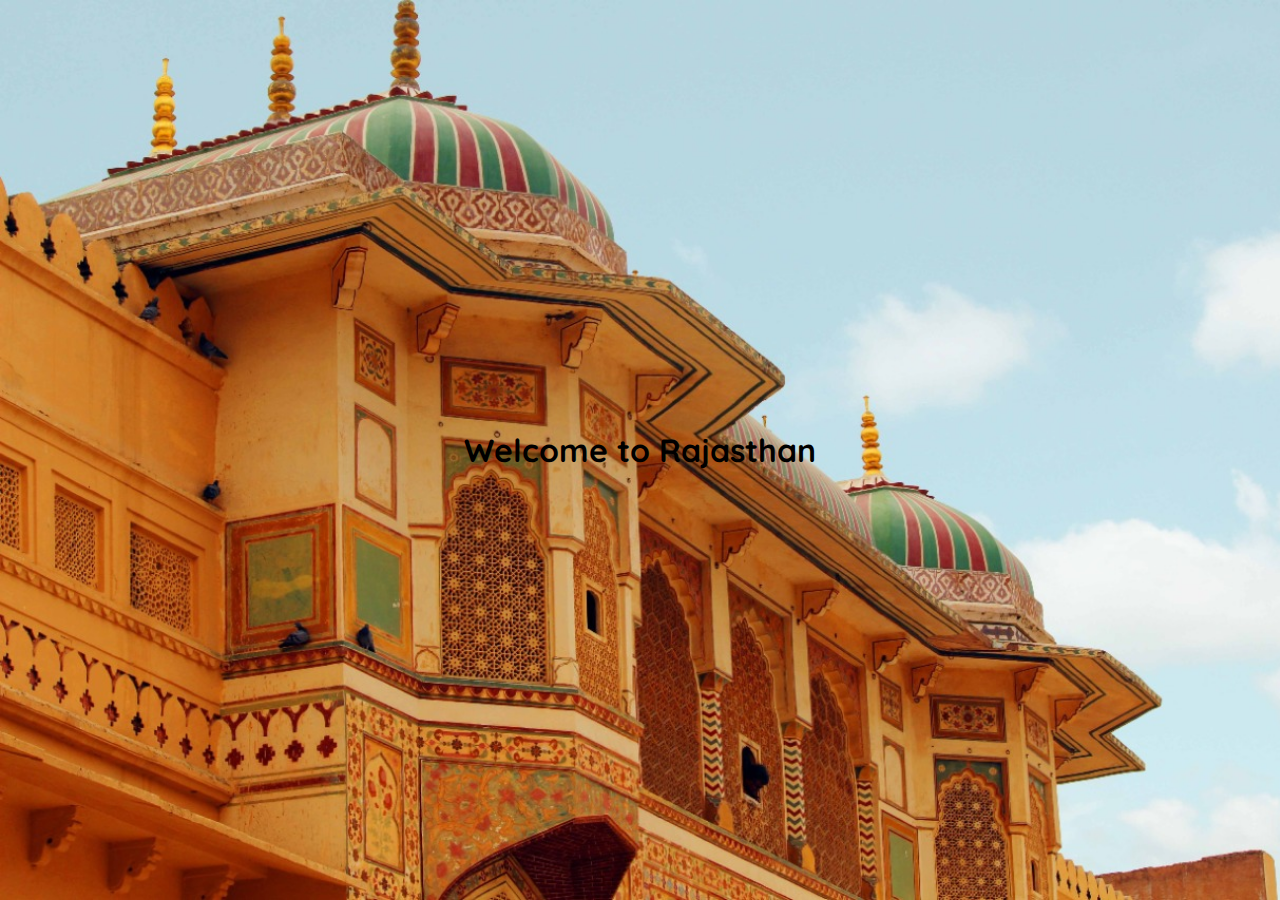
<file: index.html>
<!DOCTYPE html>
<html lang="en">
  <head>
    <meta charset="UTF-8" />
    <meta http-equiv="X-UA-Compatible" content="IE=edge" />
    <meta name="viewport" content="width=device-width, initial-scale=1.0" />
    <link rel="stylesheet" href="style.css" />
    <link rel="preconnect" href="https://fonts.googleapis.com" />
    <link rel="preconnect" href="https://fonts.gstatic.com" crossorigin />
    <link
      href="https://fonts.googleapis.com/css2?family=Quicksand:wght@300;400;500;600;700&display=swap"
      rel="stylesheet"
    />
    <title>Troubleshoot Page</title>
  </head>
  <body class="body">
    <div class="container">
      <h1 onclick="mo()" class="text">Welcome to Rajasthan</h1>
    </div>
  </body>
  <script>
    function mo() {
      location.href = "index.html";
    }
    setTimeout(mo, 5000);
  </script>
</html>
</file>
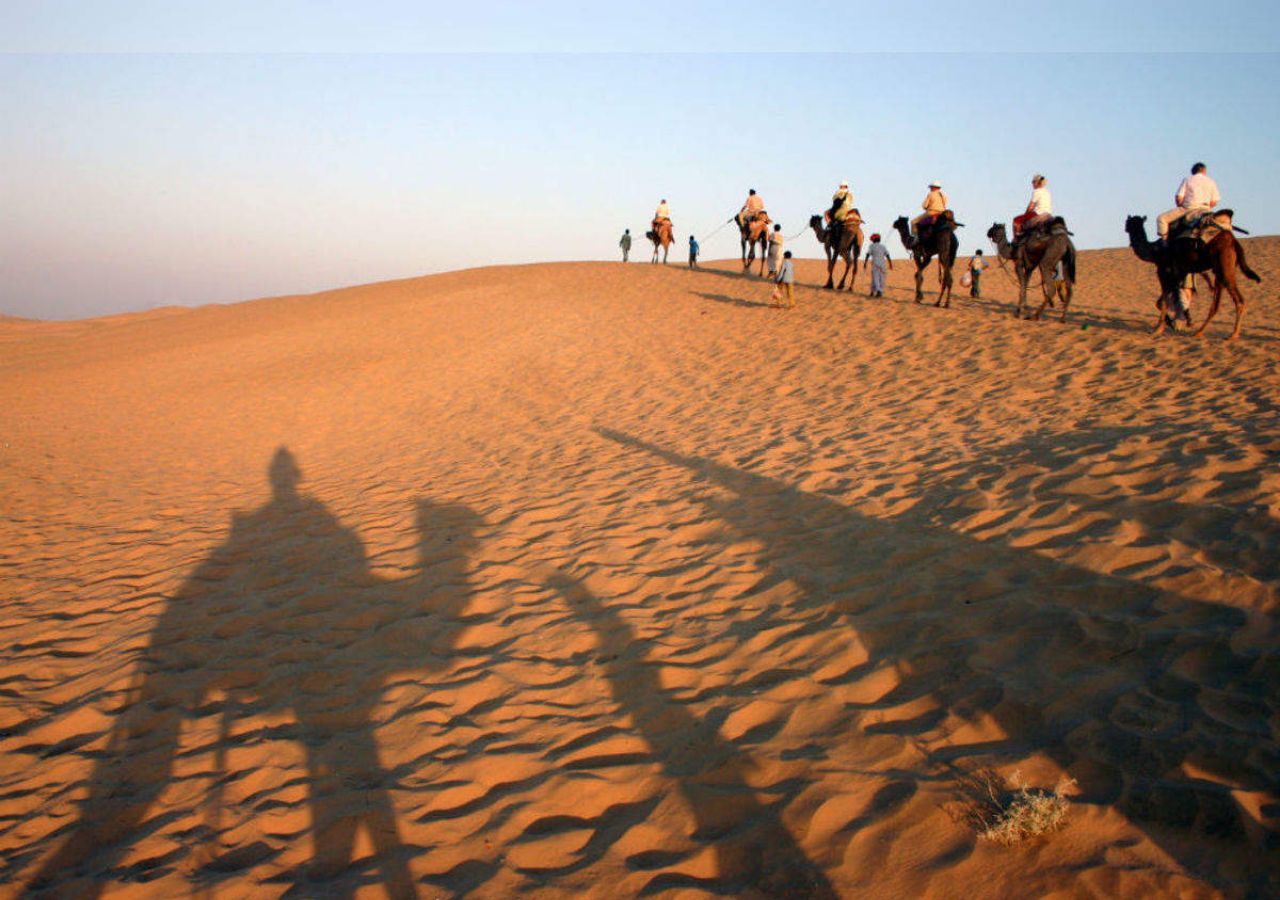
<file: css +html.html>
<!DOCTYPE html>
<html lang="en">
<head>
    
    <title>Document</title>
    <style>
body {
            
            background-image: url("raj.jpg");

            
            height: 100%;

            

            background-repeat: no-repeat;
            background-size: cover;
        }
    </style>
    

</head>
<body>
    
    
</body>
</html>
</file>
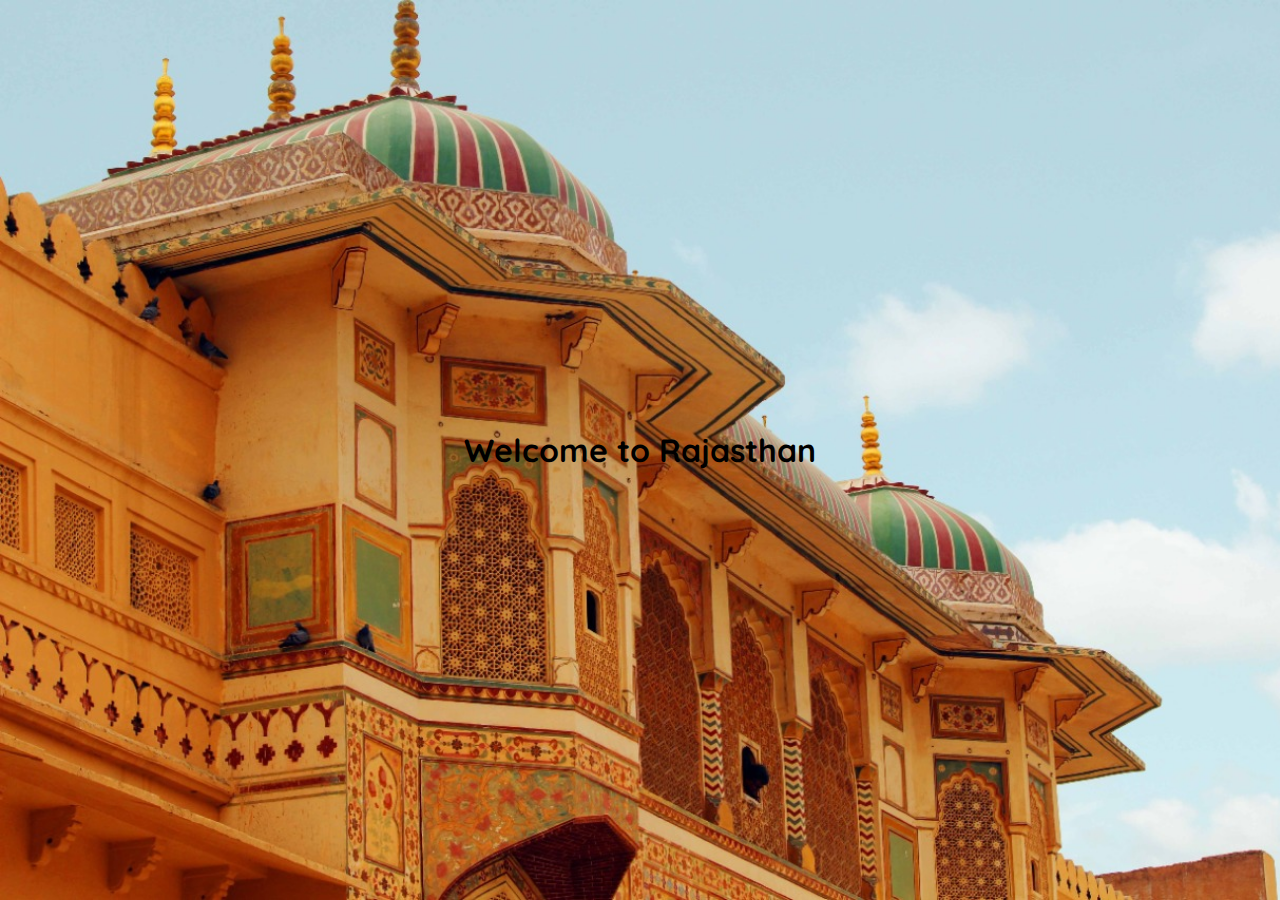
<file: ll.html>
<!DOCTYPE html>
<html lang="en">
  <head>
    <meta charset="UTF-8" />
    <meta http-equiv="X-UA-Compatible" content="IE=edge" />
    <meta name="viewport" content="width=device-width, initial-scale=1.0" />
    <link rel="stylesheet" href="style.css" />
    <link rel="preconnect" href="https://fonts.googleapis.com" />
    <link rel="preconnect" href="https://fonts.gstatic.com" crossorigin />
    <link
      href="https://fonts.googleapis.com/css2?family=Quicksand:wght@300;400;500;600;700&display=swap"
      rel="stylesheet"
    />
    <title>Troubleshoot Page</title>
  </head>
  <body class="body">
    <div class="container">
      <h1 onclick="mo()" class="text">Welcome to Rajasthan</h1>
    </div>
  </body>
  <script>
    function mo() {
      location.href = "index.html";
    }
    setTimeout(mo, 500);
  </script>
</html>
</file>
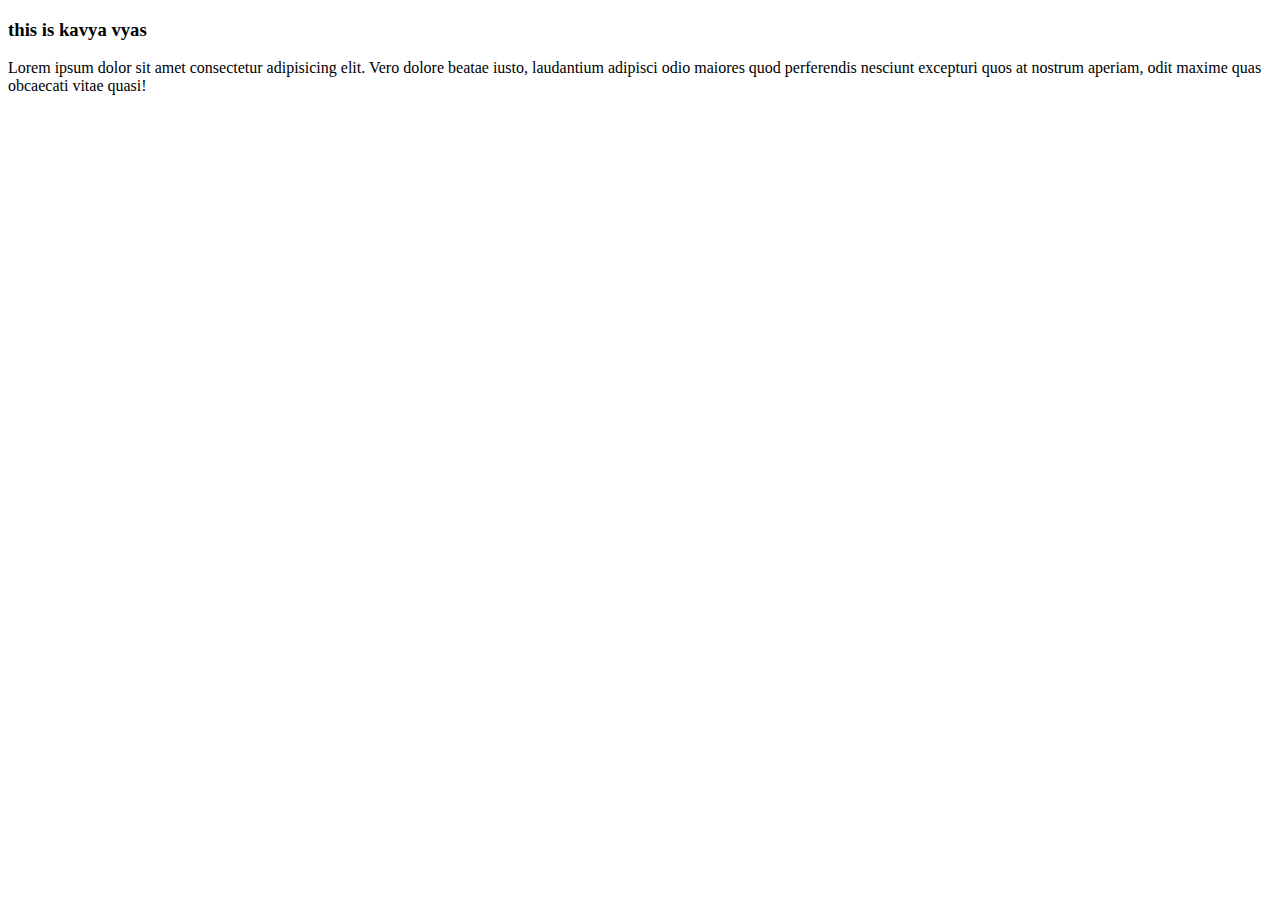
<file: prac.html>
<!DOCTYPE html>
<html lang="en">

<head>
    <meta charset="UTF-8">
    <meta http-equiv="X-UA-Compatible" content="IE=edge">
    <meta name="viewport" content="width=device-width, initial-scale=1.0">
    <title>javascript</title>
</head>

<body>
    <div class="kk">
        <h3>this is kavya vyas</h3>
        <div class="content">
            <p>Lorem ipsum dolor sit amet consectetur adipisicing elit. Vero dolore beatae iusto, laudantium adipisci
                odio maiores quod perferendis nesciunt excepturi quos at nostrum aperiam, odit maxime quas obcaecati
                vitae quasi!</p>

        </div>


    </div>

</body>

</html>
</file>
<file: style.css>
* {
    padding: 0;
    margin: 0;
    font-family: 'Quicksand', sans-serif;
}

html,
body {
    height: 100%;
}

.body {
    background-image: url(bg1.jpeg);
    background-repeat: no-repeat;
    background-size: cover;
    display: flex;
    justify-content: center;
    align-items: center;
}

.container {
    display: flex;
    flex-direction: column;
    align-items: center;
}

.text {
    color: black;
    margin: .25rem;
}
</file>
